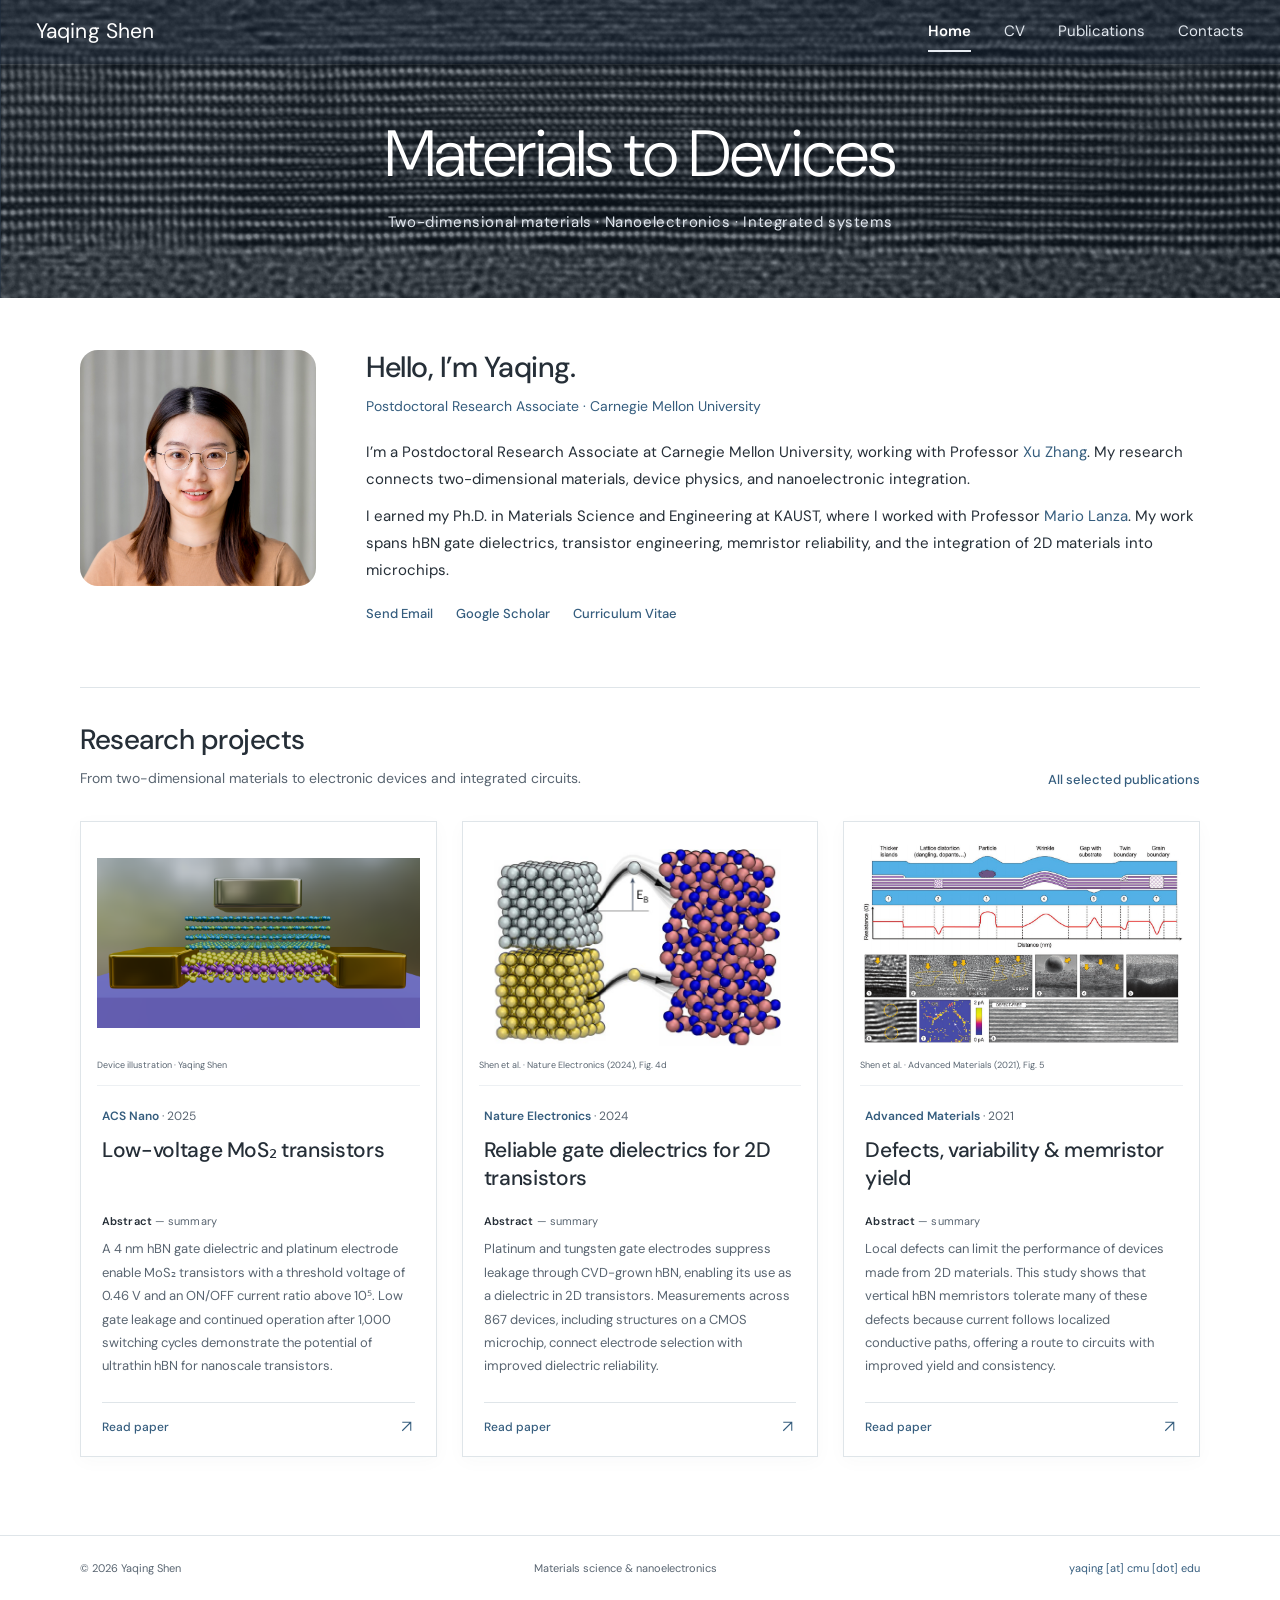
<file: index.html>
<!doctype html>
<html lang="en"><head>
<meta charset="utf-8"><meta name="viewport" content="width=device-width, initial-scale=1"><meta name="theme-color" content="#3b4f64">
<title>Yaqing Shen | Materials & Nanoelectronics</title>
<meta name="description" content="Yaqing Shen — Postdoctoral Research Associate at Carnegie Mellon University. Research in two-dimensional materials, gate dielectrics, memristors, and nanoelectronics.">
<meta property="og:type" content="website"><meta property="og:title" content="Yaqing Shen | Yaqing Shen"><meta property="og:description" content="Materials science and nanoelectronics research at Carnegie Mellon University."><meta property="og:image" content="https://yaqingshen.github.io/assets/yaqing-shen.jpg"><meta property="og:url" content="https://yaqingshen.github.io/">
<link rel="canonical" href="https://yaqingshen.github.io/"><link rel="icon" href="./assets/favicon.svg" type="image/svg+xml"><link rel="stylesheet" href="./styles.css?v=20261014-cv2">
<script src="./site-data.js?v=20261014-cv2" defer></script><script src="./site-content.js?v=20261014-cv2" defer></script><script src="./app.js?v=20261014-cv2" defer></script>
<noscript><style>@media(max-width:720px){#main-nav{display:flex;position:static;padding:0;gap:14px;box-shadow:none}#main-nav a{font-size:11px}.header-inner{gap:10px}.brand{font-size:15px}.menu-toggle{display:none}}.publication-controls,.print-button{display:none}</style></noscript></head><body data-page="home"><a class="skip-link" href="#main">Skip to content</a><svg class="icon-definitions" aria-hidden="true"><symbol id="arrow-up-right" viewBox="0 0 24 24"><path d="M6 18 18 6M6 6h12v12"/></symbol></svg>
<!-- STATIC:HEADER:START --><header class="site-header"><div class="banner-art" aria-hidden="true"></div><div class="header-inner"><a class="brand" href="./index.html">Yaqing Shen</a><button class="menu-toggle" type="button" aria-controls="main-nav" aria-expanded="false">Menu</button><nav id="main-nav" aria-label="Main navigation"><a href="./index.html" aria-current="page">Home</a><a href="./cv.html">CV</a><a href="./publications.html">Publications</a><a href="./contacts.html">Contacts</a></nav></div></header><!-- STATIC:HEADER:END -->
<main id="main"><section class="page-banner" aria-labelledby="page-title"><div class="banner-art" aria-hidden="true"></div><h1 id="page-title">Materials to Devices</h1><p>Two-dimensional materials · Nanoelectronics · Integrated systems</p></section>

<section class="intro container" aria-labelledby="intro-title"><figure class="portrait"><img src="./assets/yaqing-shen.jpg" width="3173" height="3173" alt="Yaqing Shen" fetchpriority="high"></figure><div class="intro-copy"><h2 id="intro-title">Hello, I’m Yaqing.</h2><p class="role">Postdoctoral Research Associate · Carnegie Mellon University</p><div id="about-paragraphs"><!-- STATIC:ABOUT:START --><p>I’m a Postdoctoral Research Associate at Carnegie Mellon University, working with Professor <a href="https://sites.google.com/view/zhanglab-cmu/home" target="_blank" rel="noopener noreferrer">Xu Zhang</a>. My research connects two-dimensional materials, device physics, and nanoelectronic integration.</p><p>I earned my Ph.D. in Materials Science and Engineering at KAUST, where I worked with Professor <a href="https://lanzalab.org/" target="_blank" rel="noopener noreferrer">Mario Lanza</a>. My work spans hBN gate dielectrics, transistor engineering, memristor reliability, and the integration of 2D materials into microchips.</p><!-- STATIC:ABOUT:END --></div><div class="intro-links"><a href="mailto:yaqing@cmu.edu">Send Email</a><a href="https://scholar.google.com/citations?user=0gdqGOEAAAAJ&amp;hl=en" target="_blank" rel="noopener noreferrer">Google Scholar</a><a href="./cv.html">Curriculum Vitae</a></div></div></section>
<section class="projects-section container" id="projects" aria-labelledby="projects-title"><div class="section-heading"><div><h2 id="projects-title">Research projects</h2><p>From two-dimensional materials to electronic devices and integrated circuits.</p></div><a class="text-link" href="./publications.html">All selected publications</a></div><div id="work-grid" class="project-grid"><!-- STATIC:RESEARCH:START --><article class="project-card"><figure><a href="./assets/acs-nano-device.png" class="figure-link" data-figure="0" aria-label="Enlarge figure: Low-voltage MoS₂ transistors"><img src="./assets/acs-nano-device.png" alt="Device illustration showing a layered hBN gate dielectric above a MoS₂ channel, with gate, source, and drain electrodes" loading="lazy" decoding="async"><span class="figure-enlarge" aria-hidden="true">View figure ↗</span></a><figcaption><a href="https://doi.org/10.1021/acsnano.5c02341" target="_blank" rel="noopener noreferrer">Device illustration · Yaqing Shen</a></figcaption></figure><div class="project-copy"><p class="project-journal">ACS Nano <span>· 2025</span></p><h3>Low-voltage MoS₂ transistors</h3><p class="abstract-label">Abstract <span>— summary</span></p><p class="project-abstract">A 4 nm hBN gate dielectric and platinum electrode enable MoS₂ transistors with a threshold voltage of 0.46 V and an ON/OFF current ratio above 10⁵. Low gate leakage and continued operation after 1,000 switching cycles demonstrate the potential of ultrathin hBN for nanoscale transistors.</p><a class="paper-link" href="https://doi.org/10.1021/acsnano.5c02341" target="_blank" rel="noopener noreferrer">Read paper <svg class="icon" aria-hidden="true"><use href="#arrow-up-right"/></svg></a></div></article><article class="project-card"><figure><a href="./assets/atomistic-breakdown.png" class="figure-link" data-figure="1" aria-label="Enlarge figure: Reliable gate dielectrics for 2D transistors"><img src="./assets/atomistic-breakdown.png" alt="Atomistic schematic comparing the penetration barriers of platinum and gold atoms into boron nitride" loading="lazy" decoding="async"><span class="figure-enlarge" aria-hidden="true">View figure ↗</span></a><figcaption><a href="https://doi.org/10.1038/s41928-024-01233-w" target="_blank" rel="noopener noreferrer">Shen et al. · Nature Electronics (2024), Fig. 4d</a></figcaption></figure><div class="project-copy"><p class="project-journal">Nature Electronics <span>· 2024</span></p><h3>Reliable gate dielectrics for 2D transistors</h3><p class="abstract-label">Abstract <span>— summary</span></p><p class="project-abstract">Platinum and tungsten gate electrodes suppress leakage through CVD-grown hBN, enabling its use as a dielectric in 2D transistors. Measurements across 867 devices, including structures on a CMOS microchip, connect electrode selection with improved dielectric reliability.</p><a class="paper-link" href="https://doi.org/10.1038/s41928-024-01233-w" target="_blank" rel="noopener noreferrer">Read paper <svg class="icon" aria-hidden="true"><use href="#arrow-up-right"/></svg></a></div></article><article class="project-card"><figure><a href="./assets/memristor-figure5.png" class="figure-link" data-figure="2" aria-label="Enlarge figure: Defects, variability &amp; memristor yield"><img src="./assets/memristor-figure5.png" alt="Complete Figure 5 with the hBN defect schematic, local resistance profile, and supporting microscopy panels" loading="lazy" decoding="async"><span class="figure-enlarge" aria-hidden="true">View figure ↗</span></a><figcaption><a href="https://doi.org/10.1002/adma.202103656" target="_blank" rel="noopener noreferrer">Shen et al. · Advanced Materials (2021), Fig. 5</a></figcaption></figure><div class="project-copy"><p class="project-journal">Advanced Materials <span>· 2021</span></p><h3>Defects, variability &amp; memristor yield</h3><p class="abstract-label">Abstract <span>— summary</span></p><p class="project-abstract">Local defects can limit the performance of devices made from 2D materials. This study shows that vertical hBN memristors tolerate many of these defects because current follows localized conductive paths, offering a route to circuits with improved yield and consistency.</p><a class="paper-link" href="https://doi.org/10.1002/adma.202103656" target="_blank" rel="noopener noreferrer">Read paper <svg class="icon" aria-hidden="true"><use href="#arrow-up-right"/></svg></a></div></article><!-- STATIC:RESEARCH:END --></div></section>

</main><!-- STATIC:FOOTER:START --><footer class="site-footer"><div class="container footer-inner"><p>© <span id="copyright-year">2026</span> Yaqing Shen</p><p>Materials science & nanoelectronics</p><a href="mailto:yaqing@cmu.edu">yaqing [at] cmu [dot] edu</a></div></footer><!-- STATIC:FOOTER:END -->
<dialog id="figure-dialog" aria-labelledby="figure-dialog-title"><div class="dialog-toolbar"><h2 id="figure-dialog-title"></h2><button class="dialog-close" type="button" aria-label="Close figure">Close ×</button></div><img id="figure-dialog-image" alt=""><a id="figure-dialog-source" target="_blank" rel="noopener noreferrer"></a></dialog>
</body></html>
</file>
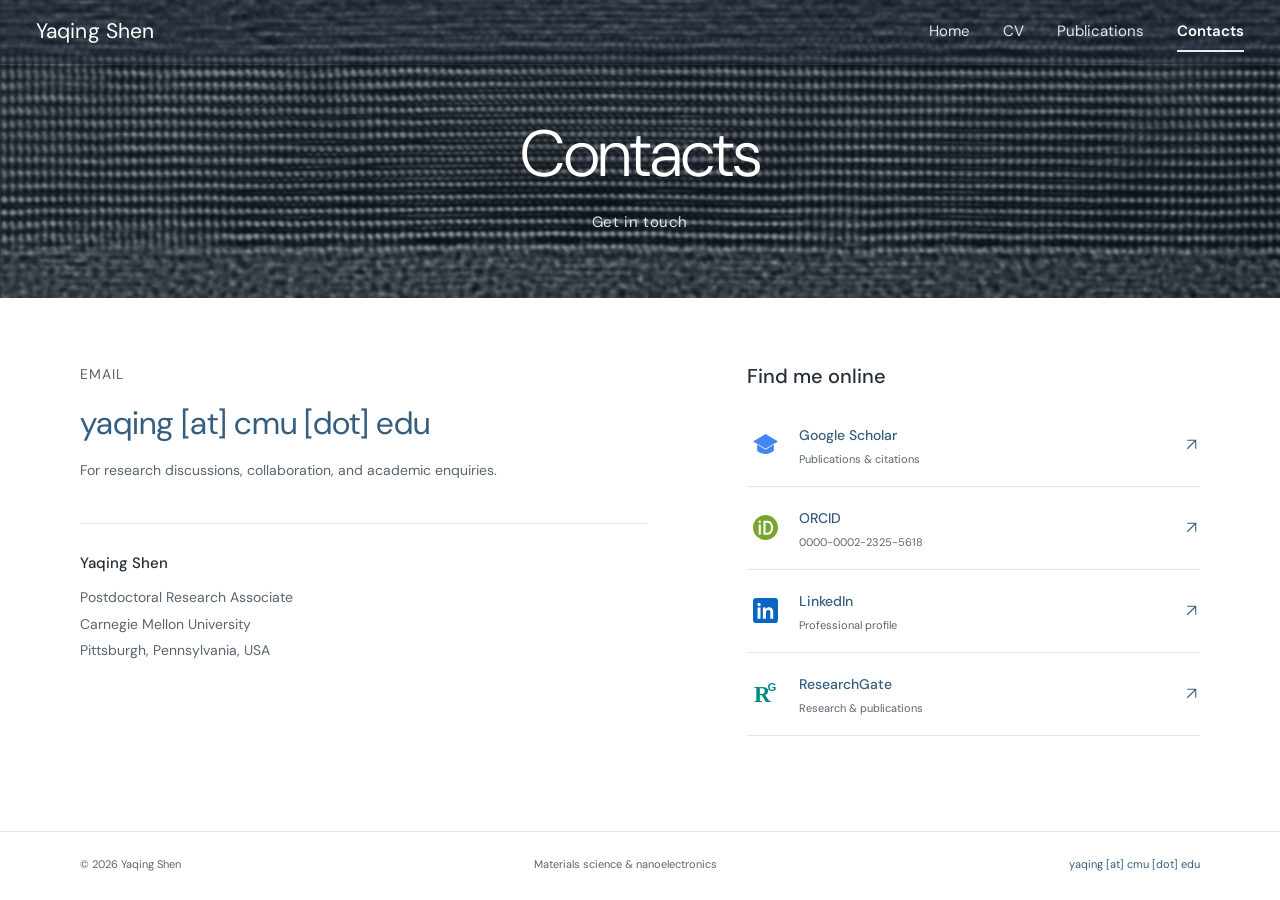
<file: contacts.html>
<!doctype html>
<html lang="en"><head>
<meta charset="utf-8"><meta name="viewport" content="width=device-width, initial-scale=1"><meta name="theme-color" content="#3b4f64">
<title>Contacts | Yaqing Shen</title>
<meta name="description" content="Yaqing Shen — Postdoctoral Research Associate at Carnegie Mellon University. Research in two-dimensional materials, gate dielectrics, memristors, and nanoelectronics.">
<meta property="og:type" content="website"><meta property="og:title" content="Contacts | Yaqing Shen"><meta property="og:description" content="Materials science and nanoelectronics research at Carnegie Mellon University."><meta property="og:image" content="https://yaqingshen.github.io/assets/yaqing-shen.jpg"><meta property="og:url" content="https://yaqingshen.github.io/contacts.html">
<link rel="canonical" href="https://yaqingshen.github.io/contacts.html"><link rel="icon" href="./assets/favicon.svg" type="image/svg+xml"><link rel="stylesheet" href="./styles.css?v=20261014-cv2">
<script src="./site-data.js?v=20261014-cv2" defer></script><script src="./site-content.js?v=20261014-cv2" defer></script><script src="./app.js?v=20261014-cv2" defer></script>
<noscript><style>@media(max-width:720px){#main-nav{display:flex;position:static;padding:0;gap:14px;box-shadow:none}#main-nav a{font-size:11px}.header-inner{gap:10px}.brand{font-size:15px}.menu-toggle{display:none}}.publication-controls,.print-button{display:none}</style></noscript></head><body data-page="contacts"><a class="skip-link" href="#main">Skip to content</a><svg class="icon-definitions" aria-hidden="true"><symbol id="arrow-up-right" viewBox="0 0 24 24"><path d="M6 18 18 6M6 6h12v12"/></symbol></svg>
<!-- STATIC:HEADER:START --><header class="site-header"><div class="banner-art" aria-hidden="true"></div><div class="header-inner"><a class="brand" href="./index.html">Yaqing Shen</a><button class="menu-toggle" type="button" aria-controls="main-nav" aria-expanded="false">Menu</button><nav id="main-nav" aria-label="Main navigation"><a href="./index.html">Home</a><a href="./cv.html">CV</a><a href="./publications.html">Publications</a><a href="./contacts.html" aria-current="page">Contacts</a></nav></div></header><!-- STATIC:HEADER:END -->
<main id="main"><section class="page-banner" aria-labelledby="page-title"><div class="banner-art" aria-hidden="true"></div><h1 id="page-title">Contacts</h1><p>Get in touch</p></section>

<div class="container page-content contact-page"><section class="contact-primary" aria-labelledby="contact-title"><p class="eyebrow">Email</p><h2 id="contact-title"><a href="mailto:yaqing@cmu.edu">yaqing [at] cmu [dot] edu</a></h2><p>For research discussions, collaboration, and academic enquiries.</p><div class="affiliation"><strong>Yaqing Shen</strong><p>Postdoctoral Research Associate<br>Carnegie Mellon University<br>Pittsburgh, Pennsylvania, USA</p></div></section><section class="contact-profiles" aria-labelledby="profiles-title"><h2 id="profiles-title">Find me online</h2><div id="profile-links" class="profile-links"><!-- STATIC:PROFILES:START --><a href="https://scholar.google.com/citations?user=0gdqGOEAAAAJ&amp;hl=en" target="_blank" rel="noopener noreferrer"><span class="profile-brand profile-brand-scholar"><svg viewBox="0 0 24 24" aria-hidden="true" focusable="false"><path d="M12 2 0 9l12 7 12-7-12-7Z"/><path d="M4 12v6c4 4 12 4 16 0v-6l-8 5-8-5Z"/></svg></span><span class="profile-label"><strong>Google Scholar</strong><small>Publications &amp; citations</small></span><svg class="icon" aria-hidden="true"><use href="#arrow-up-right"/></svg></a><a href="https://orcid.org/0000-0002-2325-5618" target="_blank" rel="noopener noreferrer"><span class="profile-brand profile-brand-orcid"><svg viewBox="0 0 24 24" aria-hidden="true" focusable="false"><circle cx="12" cy="12" r="12"/><circle cx="6.5" cy="6.5" r="1.15" fill="white"/><path fill="white" d="M5.5 9h2v10h-2zM10 5.5h4c7 0 7 13.5 0 13.5h-4V5.5zm2 2v9.5h2c4.4 0 4.4-9.5 0-9.5h-2z"/></svg></span><span class="profile-label"><strong>ORCID</strong><small>0000-0002-2325-5618</small></span><svg class="icon" aria-hidden="true"><use href="#arrow-up-right"/></svg></a><a href="https://www.linkedin.com/in/yaqing-shen-553298152/" target="_blank" rel="noopener noreferrer"><span class="profile-brand profile-brand-linkedin"><svg viewBox="0 0 24 24" aria-hidden="true" focusable="false"><rect width="24" height="24" rx="3"/><circle cx="5.8" cy="6.2" r="1.6" fill="white"/><path fill="white" d="M4.4 9h2.8v11H4.4zM9.5 9h2.7v1.5c1-1.6 3-2 4.7-1.4 2 .7 2.5 2.3 2.5 4.5V20h-2.8v-5.8c0-1.5-.2-2.6-1.9-2.6-1.6 0-2.3 1.1-2.3 2.7V20H9.5z"/></svg></span><span class="profile-label"><strong>LinkedIn</strong><small>Professional profile</small></span><svg class="icon" aria-hidden="true"><use href="#arrow-up-right"/></svg></a><a href="https://www.researchgate.net/scientific-contributions/Yaqing-Shen-2200609528" target="_blank" rel="noopener noreferrer"><span class="profile-brand profile-brand-researchgate"><svg viewBox="0 0 24 24" aria-hidden="true" focusable="false"><text x="1" y="20" font-family="Georgia,serif" font-size="22" font-weight="bold">R</text><text x="14" y="10" font-family="Arial,sans-serif" font-size="11" font-weight="bold">G</text></svg></span><span class="profile-label"><strong>ResearchGate</strong><small>Research &amp; publications</small></span><svg class="icon" aria-hidden="true"><use href="#arrow-up-right"/></svg></a><!-- STATIC:PROFILES:END --></div></section></div>

</main><!-- STATIC:FOOTER:START --><footer class="site-footer"><div class="container footer-inner"><p>© <span id="copyright-year">2026</span> Yaqing Shen</p><p>Materials science & nanoelectronics</p><a href="mailto:yaqing@cmu.edu">yaqing [at] cmu [dot] edu</a></div></footer><!-- STATIC:FOOTER:END -->

</body></html>
</file>
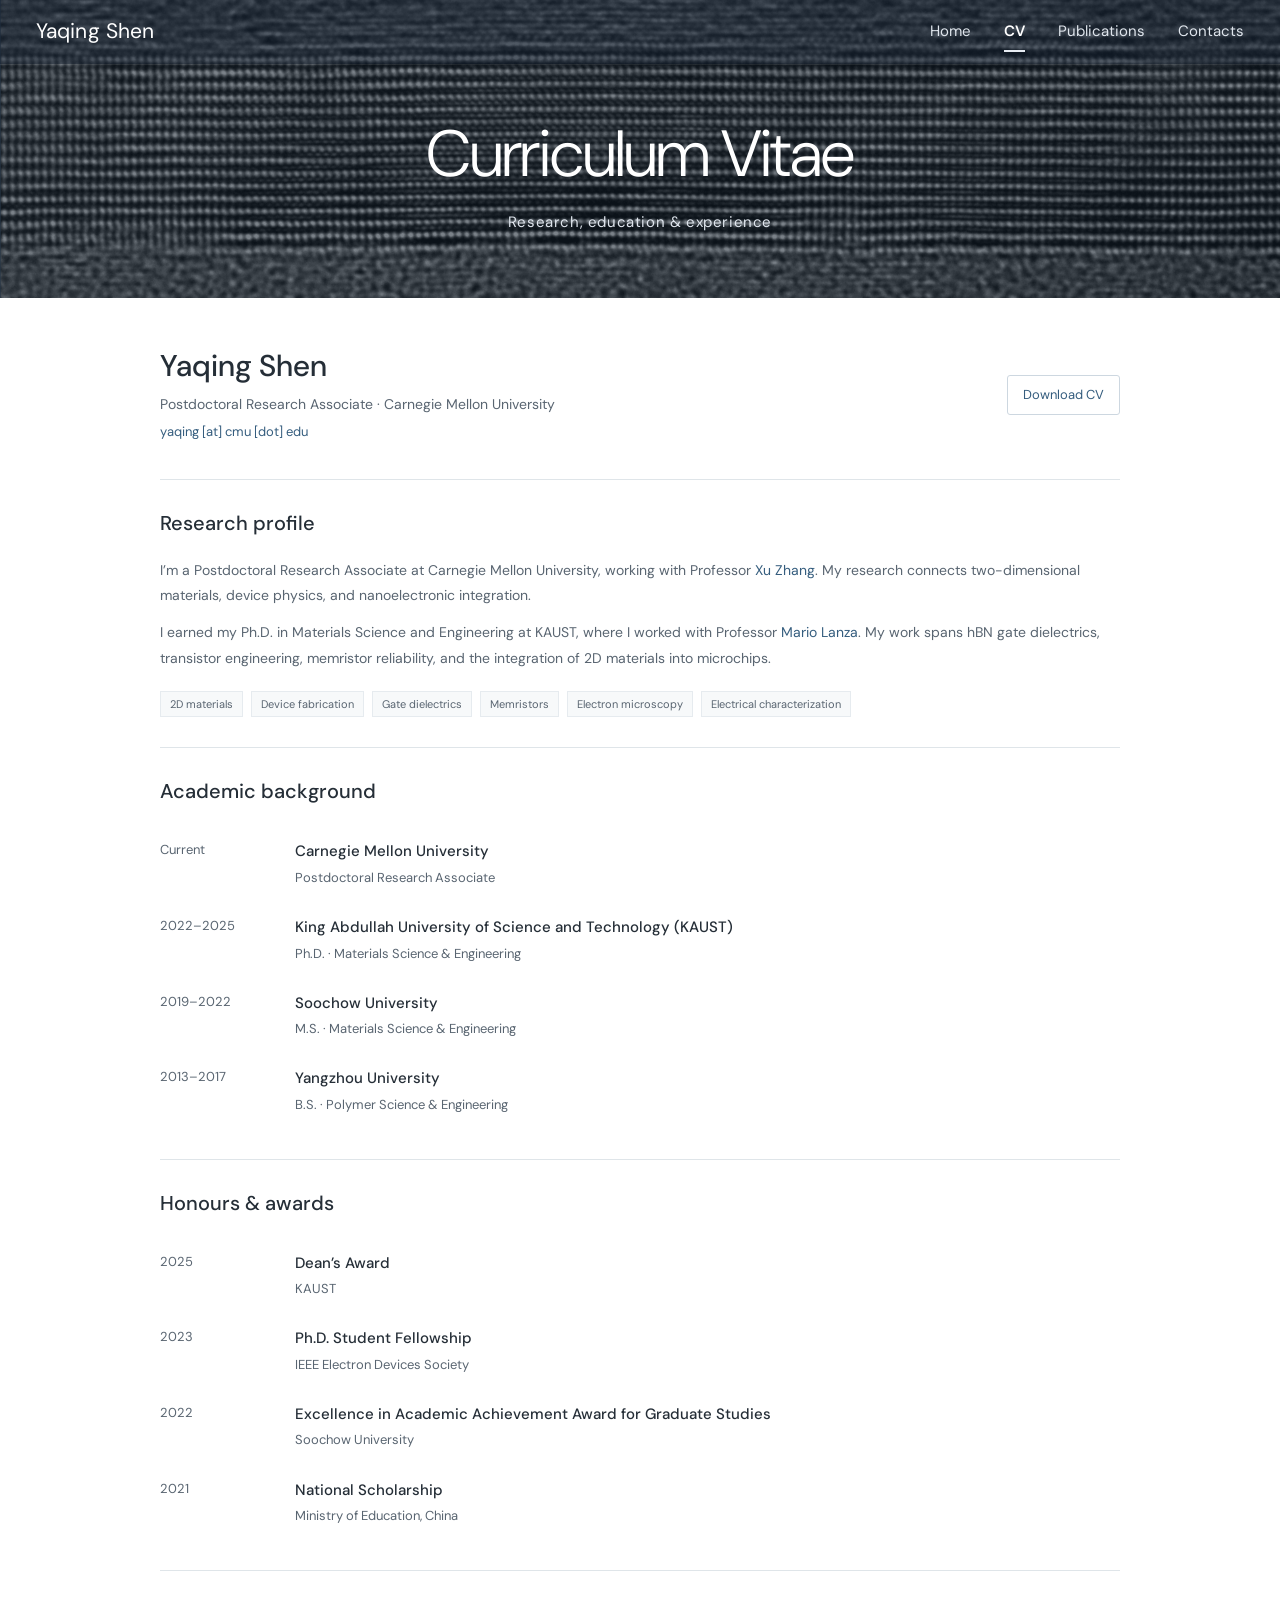
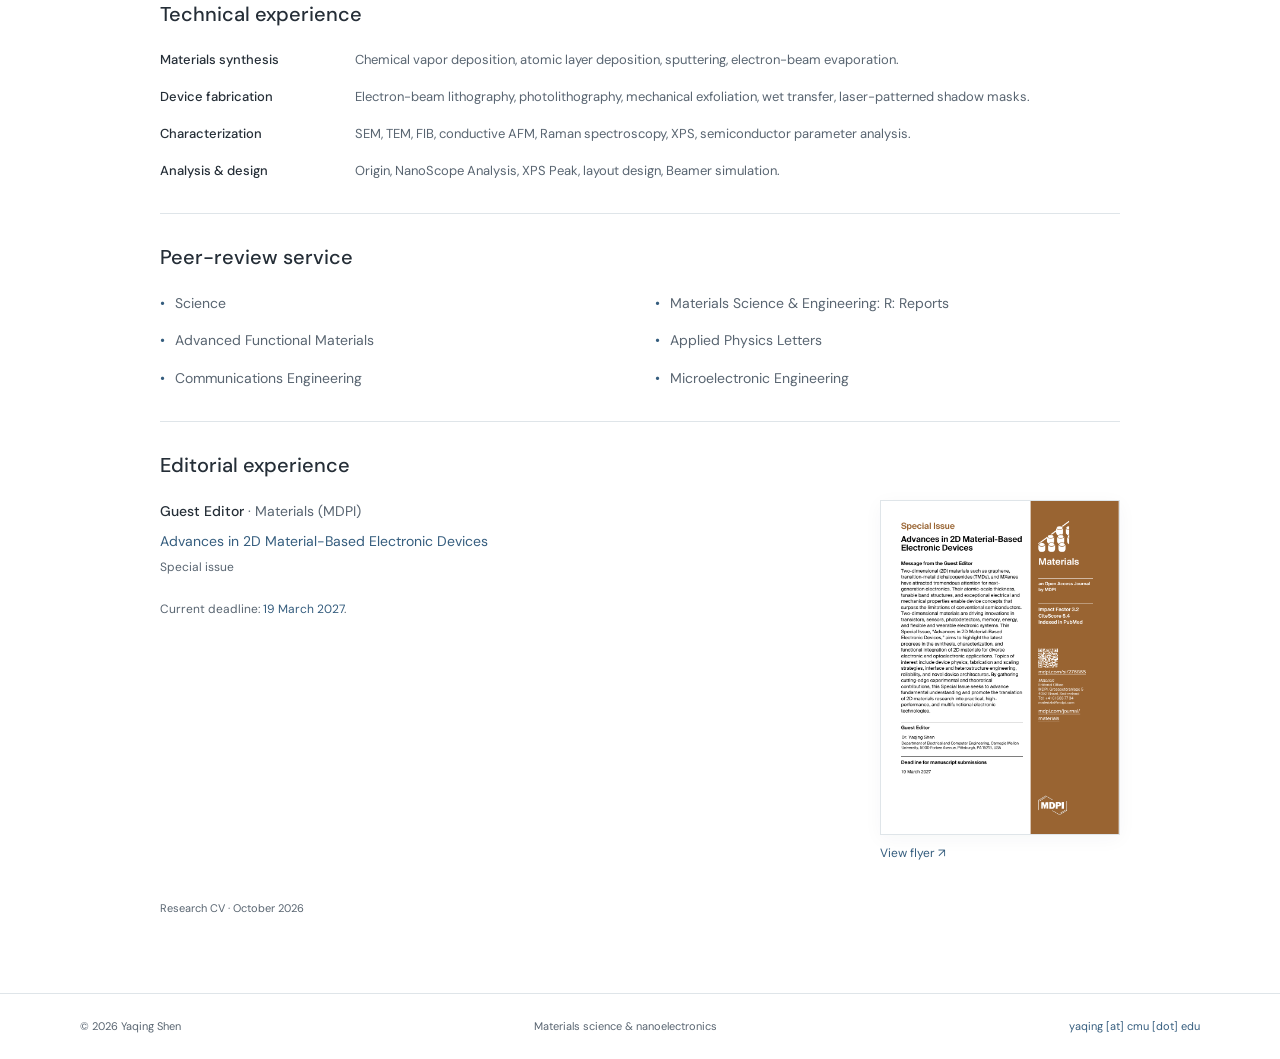
<file: cv.html>
<!doctype html>
<html lang="en"><head>
<meta charset="utf-8"><meta name="viewport" content="width=device-width, initial-scale=1"><meta name="theme-color" content="#3b4f64">
<title>Curriculum Vitae | Yaqing Shen</title>
<meta name="description" content="Yaqing Shen — Postdoctoral Research Associate at Carnegie Mellon University. Research in two-dimensional materials, gate dielectrics, memristors, and nanoelectronics.">
<meta property="og:type" content="website"><meta property="og:title" content="Curriculum Vitae | Yaqing Shen"><meta property="og:description" content="Materials science and nanoelectronics research at Carnegie Mellon University."><meta property="og:image" content="https://yaqingshen.github.io/assets/yaqing-shen.jpg"><meta property="og:url" content="https://yaqingshen.github.io/cv.html">
<link rel="canonical" href="https://yaqingshen.github.io/cv.html"><link rel="icon" href="./assets/favicon.svg" type="image/svg+xml"><link rel="stylesheet" href="./styles.css?v=20261014-cv2">
<script src="./site-data.js?v=20261014-cv2" defer></script><script src="./site-content.js?v=20261014-cv2" defer></script><script src="./app.js?v=20261014-cv2" defer></script>
<noscript><style>@media(max-width:720px){#main-nav{display:flex;position:static;padding:0;gap:14px;box-shadow:none}#main-nav a{font-size:11px}.header-inner{gap:10px}.brand{font-size:15px}.menu-toggle{display:none}}.publication-controls{display:none}</style></noscript></head><body data-page="cv"><a class="skip-link" href="#main">Skip to content</a><svg class="icon-definitions" aria-hidden="true"><symbol id="arrow-up-right" viewBox="0 0 24 24"><path d="M6 18 18 6M6 6h12v12"/></symbol></svg>
<!-- STATIC:HEADER:START --><header class="site-header"><div class="banner-art" aria-hidden="true"></div><div class="header-inner"><a class="brand" href="./index.html">Yaqing Shen</a><button class="menu-toggle" type="button" aria-controls="main-nav" aria-expanded="false">Menu</button><nav id="main-nav" aria-label="Main navigation"><a href="./index.html">Home</a><a href="./cv.html" aria-current="page">CV</a><a href="./publications.html">Publications</a><a href="./contacts.html">Contacts</a></nav></div></header><!-- STATIC:HEADER:END -->
<main id="main"><section class="page-banner" aria-labelledby="page-title"><div class="banner-art" aria-hidden="true"></div><h1 id="page-title">Curriculum Vitae</h1><p>Research, education & experience</p></section>

<div class="container page-content cv-page"><div class="cv-overview"><div><h2>Yaqing Shen</h2><p>Postdoctoral Research Associate · Carnegie Mellon University</p><a href="mailto:yaqing@cmu.edu">yaqing [at] cmu [dot] edu</a></div><a class="outline-button cv-download" href="./assets/Yaqing-Shen-CV.pdf" download="Yaqing-Shen-CV.pdf">Download CV</a></div>
<section class="cv-section"><h2>Research profile</h2><div id="about-paragraphs"><!-- STATIC:ABOUT:START --><p>I’m a Postdoctoral Research Associate at Carnegie Mellon University, working with Professor <a href="https://sites.google.com/view/zhanglab-cmu/home" target="_blank" rel="noopener noreferrer">Xu Zhang</a>. My research connects two-dimensional materials, device physics, and nanoelectronic integration.</p><p>I earned my Ph.D. in Materials Science and Engineering at KAUST, where I worked with Professor <a href="https://lanzalab.org/" target="_blank" rel="noopener noreferrer">Mario Lanza</a>. My work spans hBN gate dielectrics, transistor engineering, memristor reliability, and the integration of 2D materials into microchips.</p><!-- STATIC:ABOUT:END --></div><div class="interest-list" id="interest-list"><!-- STATIC:INTERESTS:START --><span>2D materials</span><span>Device fabrication</span><span>Gate dielectrics</span><span>Memristors</span><span>Electron microscopy</span><span>Electrical characterization</span><!-- STATIC:INTERESTS:END --></div></section>
<section class="cv-section"><h2>Academic background</h2><div id="academic-timeline"><!-- STATIC:TIMELINE:START --><div class="timeline-row"><span class="timeline-date">Current</span><div><strong>Carnegie Mellon University</strong><span>Postdoctoral Research Associate</span></div></div><div class="timeline-row"><span class="timeline-date">2022–2025</span><div><strong>King Abdullah University of Science and Technology (KAUST)</strong><span>Ph.D. · Materials Science &amp; Engineering</span></div></div><div class="timeline-row"><span class="timeline-date">2019–2022</span><div><strong>Soochow University</strong><span>M.S. · Materials Science &amp; Engineering</span></div></div><div class="timeline-row"><span class="timeline-date">2013–2017</span><div><strong>Yangzhou University</strong><span>B.S. · Polymer Science &amp; Engineering</span></div></div><!-- STATIC:TIMELINE:END --></div></section>
<section class="cv-section"><h2>Honours & awards</h2><div id="awards-list"><!-- STATIC:AWARDS:START --><div class="timeline-row"><span class="timeline-date">2025</span><div><strong>Dean’s Award</strong><span>KAUST</span></div></div><div class="timeline-row"><span class="timeline-date">2023</span><div><strong>Ph.D. Student Fellowship</strong><span>IEEE Electron Devices Society</span></div></div><div class="timeline-row"><span class="timeline-date">2022</span><div><strong>Excellence in Academic Achievement Award for Graduate Studies</strong><span>Soochow University</span></div></div><div class="timeline-row"><span class="timeline-date">2021</span><div><strong>National Scholarship</strong><span>Ministry of Education, China</span></div></div><!-- STATIC:AWARDS:END --></div></section>
<section class="cv-section"><h2>Technical experience</h2><dl class="skills"><div><dt>Materials synthesis</dt><dd>Chemical vapor deposition, atomic layer deposition, sputtering, electron-beam evaporation.</dd></div><div><dt>Device fabrication</dt><dd>Electron-beam lithography, photolithography, mechanical exfoliation, wet transfer, laser-patterned shadow masks.</dd></div><div><dt>Characterization</dt><dd>SEM, TEM, FIB, conductive AFM, Raman spectroscopy, XPS, semiconductor parameter analysis.</dd></div><div><dt>Analysis & design</dt><dd>Origin, NanoScope Analysis, XPS Peak, layout design, Beamer simulation.</dd></div></dl></section>
<section class="cv-section"><h2>Peer-review service</h2><div id="reviewer-list"><!-- STATIC:REVIEWERS:START --><ul class="reviewer-journals"><li>Science</li><li>Materials Science &amp; Engineering: R: Reports</li><li>Advanced Functional Materials</li><li>Applied Physics Letters</li><li>Communications Engineering</li><li>Microelectronic Engineering</li></ul><!-- STATIC:REVIEWERS:END --></div></section>
<section class="cv-section"><h2>Editorial experience</h2><div id="editorial-list"><!-- STATIC:EDITORIAL:START --><div class="editorial-entry"><div class="editorial-copy"><p><strong>Guest Editor</strong> · Materials (MDPI)</p><a href="https://www.mdpi.com/journal/materials/special_issues/GEVN3HOMJ9" target="_blank" rel="noopener noreferrer">Advances in 2D Material-Based Electronic Devices</a><p class="editorial-note">Special issue</p><p class="editorial-deadline">Current deadline: <a href="https://www.mdpi.com/journal/materials/special_issues/GEVN3HOMJ9" target="_blank" rel="noopener noreferrer">19 March 2027</a>.</p></div><figure class="editorial-flyer"><a href="./assets/materials-special-issue-flyer.pdf" target="_blank" rel="noopener noreferrer" aria-label="View special-issue flyer"><img src="./assets/materials-special-issue-flyer.png" alt="Materials special-issue flyer: Advances in 2D Material-Based Electronic Devices, Guest Editor Dr. Yaqing Shen." width="802" height="1123" loading="lazy" decoding="async"></a><figcaption><a href="./assets/materials-special-issue-flyer.pdf" target="_blank" rel="noopener noreferrer">View flyer ↗</a></figcaption></figure></div><!-- STATIC:EDITORIAL:END --></div></section>
<p class="cv-foot">Research CV · October 2026</p></div>

</main><!-- STATIC:FOOTER:START --><footer class="site-footer"><div class="container footer-inner"><p>© <span id="copyright-year">2026</span> Yaqing Shen</p><p>Materials science & nanoelectronics</p><a href="mailto:yaqing@cmu.edu">yaqing [at] cmu [dot] edu</a></div></footer><!-- STATIC:FOOTER:END -->

</body></html>
</file>
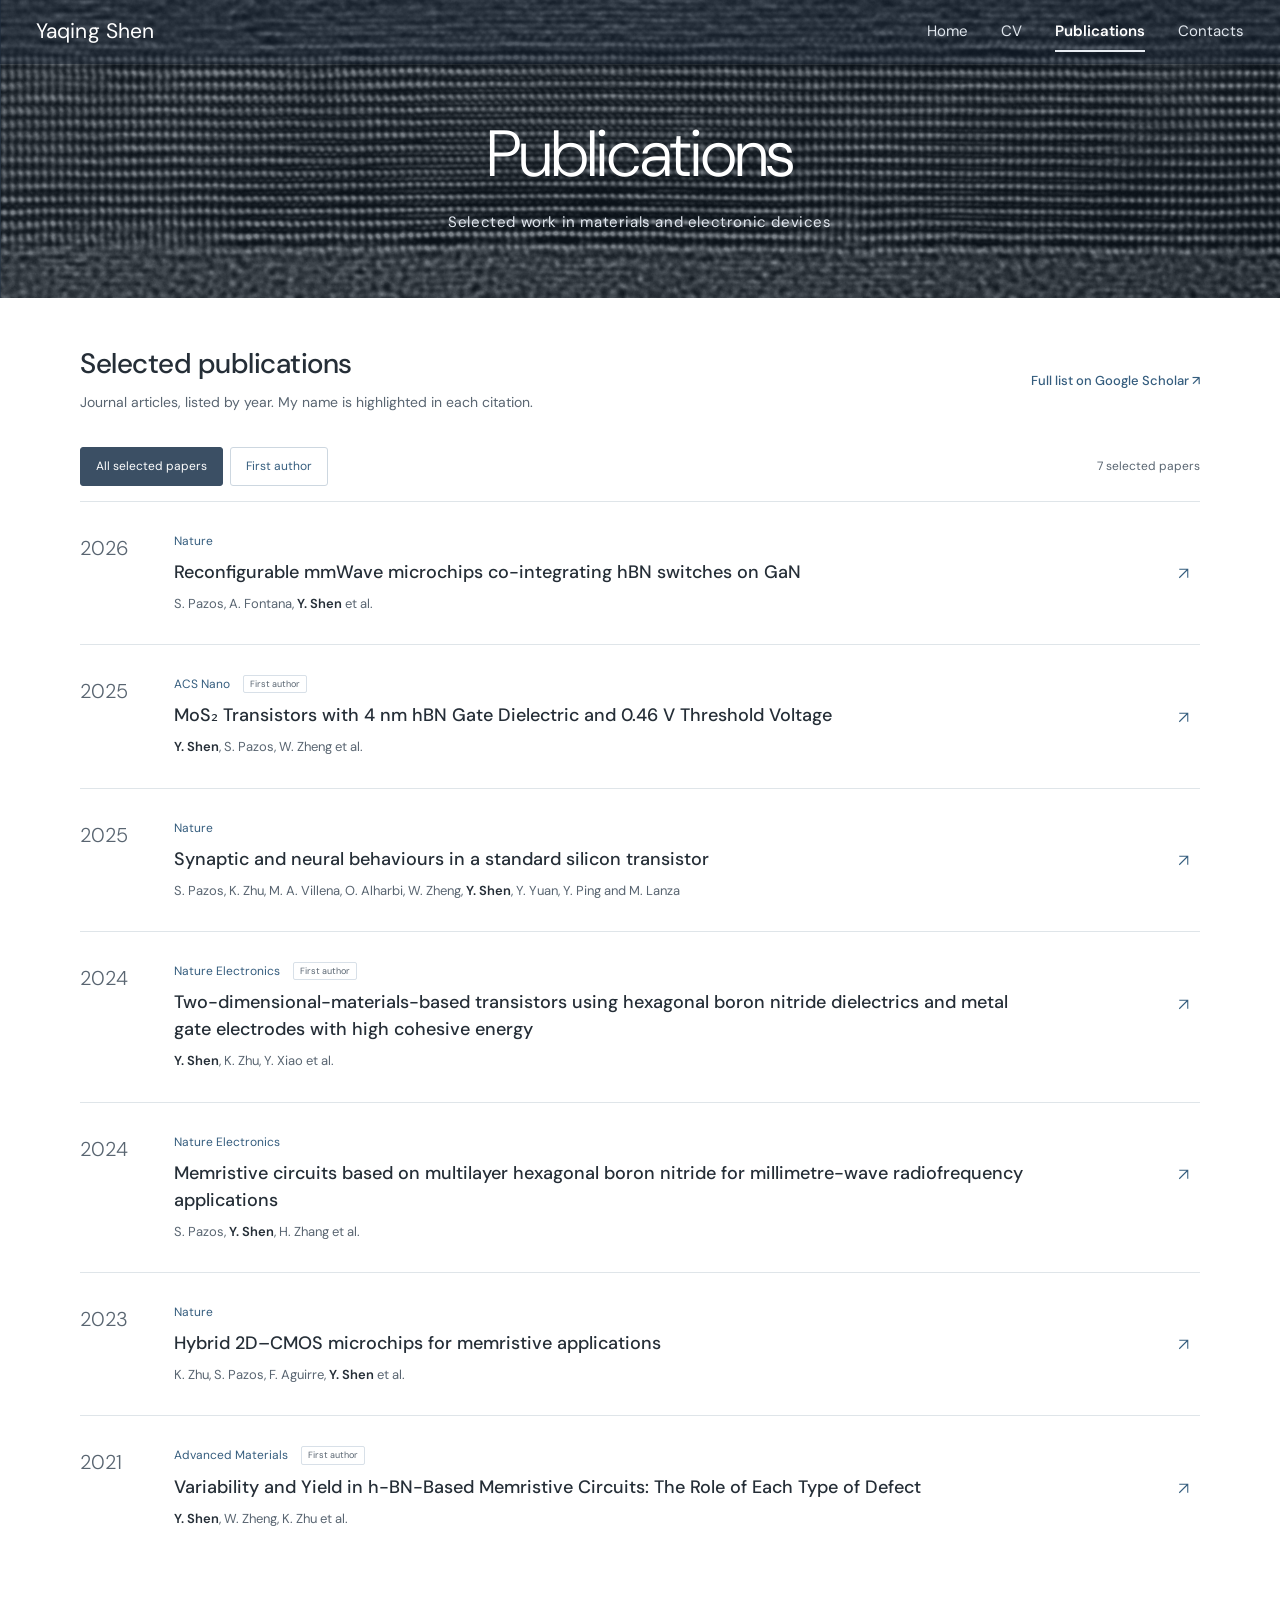
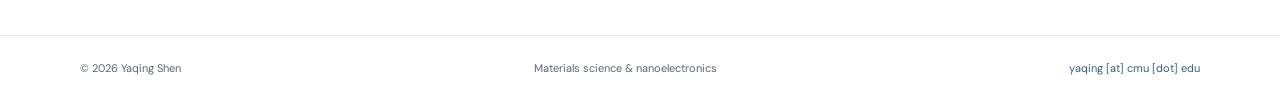
<file: publications.html>
<!doctype html>
<html lang="en"><head>
<meta charset="utf-8"><meta name="viewport" content="width=device-width, initial-scale=1"><meta name="theme-color" content="#3b4f64">
<title>Publications | Yaqing Shen</title>
<meta name="description" content="Yaqing Shen — Postdoctoral Research Associate at Carnegie Mellon University. Research in two-dimensional materials, gate dielectrics, memristors, and nanoelectronics.">
<meta property="og:type" content="website"><meta property="og:title" content="Publications | Yaqing Shen"><meta property="og:description" content="Materials science and nanoelectronics research at Carnegie Mellon University."><meta property="og:image" content="https://yaqingshen.github.io/assets/yaqing-shen.jpg"><meta property="og:url" content="https://yaqingshen.github.io/publications.html">
<link rel="canonical" href="https://yaqingshen.github.io/publications.html"><link rel="icon" href="./assets/favicon.svg" type="image/svg+xml"><link rel="stylesheet" href="./styles.css?v=20261014-cv2">
<script src="./site-data.js?v=20261014-cv2" defer></script><script src="./site-content.js?v=20261014-cv2" defer></script><script src="./app.js?v=20261014-cv2" defer></script>
<noscript><style>@media(max-width:720px){#main-nav{display:flex;position:static;padding:0;gap:14px;box-shadow:none}#main-nav a{font-size:11px}.header-inner{gap:10px}.brand{font-size:15px}.menu-toggle{display:none}}.publication-controls,.print-button{display:none}</style></noscript></head><body data-page="publications"><a class="skip-link" href="#main">Skip to content</a><svg class="icon-definitions" aria-hidden="true"><symbol id="arrow-up-right" viewBox="0 0 24 24"><path d="M6 18 18 6M6 6h12v12"/></symbol></svg>
<!-- STATIC:HEADER:START --><header class="site-header"><div class="banner-art" aria-hidden="true"></div><div class="header-inner"><a class="brand" href="./index.html">Yaqing Shen</a><button class="menu-toggle" type="button" aria-controls="main-nav" aria-expanded="false">Menu</button><nav id="main-nav" aria-label="Main navigation"><a href="./index.html">Home</a><a href="./cv.html">CV</a><a href="./publications.html" aria-current="page">Publications</a><a href="./contacts.html">Contacts</a></nav></div></header><!-- STATIC:HEADER:END -->
<main id="main"><section class="page-banner" aria-labelledby="page-title"><div class="banner-art" aria-hidden="true"></div><h1 id="page-title">Publications</h1><p>Selected work in materials and electronic devices</p></section>

<div class="container page-content publications-page"><div class="section-heading"><div><h2>Selected publications</h2><p>Journal articles, listed by year. My name is highlighted in each citation.</p></div><a class="text-link" href="https://scholar.google.com/citations?user=0gdqGOEAAAAJ&amp;hl=en" target="_blank" rel="noopener noreferrer">Full list on Google Scholar ↗</a></div><div class="publication-controls"><div class="filters" role="group" aria-label="Filter publications"><button type="button" data-filter="all" aria-pressed="true">All selected papers</button><button type="button" data-filter="first" aria-pressed="false">First author</button></div><span id="publication-count" aria-live="polite">7 selected papers</span></div><div id="publication-list"><!-- STATIC:PUBLICATIONS:START --><article class="publication" data-first-author="false"><span class="publication-year">2026</span><div class="publication-content"><div class="publication-meta"><span>Nature</span></div><h3><a href="https://doi.org/10.1038/s41586-026-10761-8" target="_blank" rel="noopener noreferrer">Reconfigurable mmWave microchips co-integrating hBN switches on GaN</a></h3><p>S. Pazos, A. Fontana, <strong>Y. Shen</strong> et al.</p></div><a class="publication-arrow" href="https://doi.org/10.1038/s41586-026-10761-8" target="_blank" rel="noopener noreferrer" aria-label="Read Reconfigurable mmWave microchips co-integrating hBN switches on GaN"><svg class="icon" aria-hidden="true"><use href="#arrow-up-right"/></svg></a></article><article class="publication" data-first-author="true"><span class="publication-year">2025</span><div class="publication-content"><div class="publication-meta"><span>ACS Nano</span><span class="author-badge">First author</span></div><h3><a href="https://doi.org/10.1021/acsnano.5c02341" target="_blank" rel="noopener noreferrer">MoS₂ Transistors with 4 nm hBN Gate Dielectric and 0.46 V Threshold Voltage</a></h3><p><strong>Y. Shen</strong>, S. Pazos, W. Zheng et al.</p></div><a class="publication-arrow" href="https://doi.org/10.1021/acsnano.5c02341" target="_blank" rel="noopener noreferrer" aria-label="Read MoS₂ Transistors with 4 nm hBN Gate Dielectric and 0.46 V Threshold Voltage"><svg class="icon" aria-hidden="true"><use href="#arrow-up-right"/></svg></a></article><article class="publication" data-first-author="false"><span class="publication-year">2025</span><div class="publication-content"><div class="publication-meta"><span>Nature</span></div><h3><a href="https://doi.org/10.1038/s41586-025-08742-4" target="_blank" rel="noopener noreferrer">Synaptic and neural behaviours in a standard silicon transistor</a></h3><p>S. Pazos, K. Zhu, M. A. Villena, O. Alharbi, W. Zheng, <strong>Y. Shen</strong>, Y. Yuan, Y. Ping and M. Lanza</p></div><a class="publication-arrow" href="https://doi.org/10.1038/s41586-025-08742-4" target="_blank" rel="noopener noreferrer" aria-label="Read Synaptic and neural behaviours in a standard silicon transistor"><svg class="icon" aria-hidden="true"><use href="#arrow-up-right"/></svg></a></article><article class="publication" data-first-author="true"><span class="publication-year">2024</span><div class="publication-content"><div class="publication-meta"><span>Nature Electronics</span><span class="author-badge">First author</span></div><h3><a href="https://doi.org/10.1038/s41928-024-01233-w" target="_blank" rel="noopener noreferrer">Two-dimensional-materials-based transistors using hexagonal boron nitride dielectrics and metal gate electrodes with high cohesive energy</a></h3><p><strong>Y. Shen</strong>, K. Zhu, Y. Xiao et al.</p></div><a class="publication-arrow" href="https://doi.org/10.1038/s41928-024-01233-w" target="_blank" rel="noopener noreferrer" aria-label="Read Two-dimensional-materials-based transistors using hexagonal boron nitride dielectrics and metal gate electrodes with high cohesive energy"><svg class="icon" aria-hidden="true"><use href="#arrow-up-right"/></svg></a></article><article class="publication" data-first-author="false"><span class="publication-year">2024</span><div class="publication-content"><div class="publication-meta"><span>Nature Electronics</span></div><h3><a href="https://doi.org/10.1038/s41928-024-01192-2" target="_blank" rel="noopener noreferrer">Memristive circuits based on multilayer hexagonal boron nitride for millimetre-wave radiofrequency applications</a></h3><p>S. Pazos, <strong>Y. Shen</strong>, H. Zhang et al.</p></div><a class="publication-arrow" href="https://doi.org/10.1038/s41928-024-01192-2" target="_blank" rel="noopener noreferrer" aria-label="Read Memristive circuits based on multilayer hexagonal boron nitride for millimetre-wave radiofrequency applications"><svg class="icon" aria-hidden="true"><use href="#arrow-up-right"/></svg></a></article><article class="publication" data-first-author="false"><span class="publication-year">2023</span><div class="publication-content"><div class="publication-meta"><span>Nature</span></div><h3><a href="https://doi.org/10.1038/s41586-023-05973-1" target="_blank" rel="noopener noreferrer">Hybrid 2D–CMOS microchips for memristive applications</a></h3><p>K. Zhu, S. Pazos, F. Aguirre, <strong>Y. Shen</strong> et al.</p></div><a class="publication-arrow" href="https://doi.org/10.1038/s41586-023-05973-1" target="_blank" rel="noopener noreferrer" aria-label="Read Hybrid 2D–CMOS microchips for memristive applications"><svg class="icon" aria-hidden="true"><use href="#arrow-up-right"/></svg></a></article><article class="publication" data-first-author="true"><span class="publication-year">2021</span><div class="publication-content"><div class="publication-meta"><span>Advanced Materials</span><span class="author-badge">First author</span></div><h3><a href="https://doi.org/10.1002/adma.202103656" target="_blank" rel="noopener noreferrer">Variability and Yield in h-BN-Based Memristive Circuits: The Role of Each Type of Defect</a></h3><p><strong>Y. Shen</strong>, W. Zheng, K. Zhu et al.</p></div><a class="publication-arrow" href="https://doi.org/10.1002/adma.202103656" target="_blank" rel="noopener noreferrer" aria-label="Read Variability and Yield in h-BN-Based Memristive Circuits: The Role of Each Type of Defect"><svg class="icon" aria-hidden="true"><use href="#arrow-up-right"/></svg></a></article><!-- STATIC:PUBLICATIONS:END --></div></div>

</main><!-- STATIC:FOOTER:START --><footer class="site-footer"><div class="container footer-inner"><p>© <span id="copyright-year">2026</span> Yaqing Shen</p><p>Materials science & nanoelectronics</p><a href="mailto:yaqing@cmu.edu">yaqing [at] cmu [dot] edu</a></div></footer><!-- STATIC:FOOTER:END -->

</body></html>
</file>
<file: styles.css>
@import url('https://fonts.googleapis.com/css2?family=DM+Sans:wght@300;400;500;600;700&display=swap');
:root{--bg:#fff;--text:#252e37;--muted:#596571;--accent:#355d7e;--line:#dfe5e9;--banner:#3b4f64;--surface:#f7f9fa;--header-height:64px;color-scheme:light;font-family:'DM Sans',Arial,sans-serif;font-synthesis:none}
*{box-sizing:border-box}html{scroll-behavior:smooth;scroll-padding-top:90px}body{margin:0;background:var(--bg);color:var(--text);font-size:16px;line-height:1.7;padding-top:var(--header-height)}h1,h2,h3,p,figure{margin:0}a{color:var(--accent);text-decoration:none;text-underline-offset:4px}a:hover{text-decoration:underline}button{font:inherit;cursor:pointer}img{display:block;max-width:100%;height:auto}button,a{-webkit-tap-highlight-color:transparent}a:focus-visible,button:focus-visible{outline:3px solid #b78036;outline-offset:5px}button:disabled{cursor:default}.container{width:min(1120px,calc(100% - 80px));margin-inline:auto}.icon-definitions{position:absolute;width:0;height:0;overflow:hidden}.icon{width:17px;height:17px;fill:none;stroke:currentColor;stroke-width:1.5;vertical-align:middle;flex-shrink:0}.skip-link{position:fixed;top:-100px;left:20px;padding:10px 20px;background:#fff;z-index:100}.skip-link:focus{top:8px}
.site-header{position:fixed;inset:0 0 auto;height:var(--header-height);z-index:30;background:var(--banner);color:#fff;box-shadow:0 1px 0 #ffffff12}.header-inner{height:100%;padding-inline:36px;display:flex;align-items:center;justify-content:space-between;gap:24px}.brand{font-size:21px;letter-spacing:.1px;color:#fff;font-weight:400}.brand:hover{text-decoration:none}#main-nav{display:flex;align-items:center;gap:33px;height:100%}#main-nav a{color:#e0e6ed;font-size:15px;height:100%;display:flex;align-items:center;position:relative}#main-nav a:hover{color:#fff;text-decoration:none}#main-nav a[aria-current]{color:#fff;font-weight:600}#main-nav a[aria-current]:after{content:'';position:absolute;left:0;right:0;bottom:12px;height:2px;background:#e7ecf2}.menu-toggle{display:none;color:#fff;background:none;border:1px solid #ffffff60;border-radius:3px;padding:4px 10px;font-size:14px}.page-banner{min-height:234px;display:flex;flex-direction:column;justify-content:center;align-items:center;text-align:center;background:var(--banner);color:#fff;padding:30px 24px 42px}.page-banner h1{font-size:clamp(42px,5.1vw,68px);font-weight:300;line-height:1.2;letter-spacing:-1.1px}.page-banner p{font-size:15px;font-weight:400;letter-spacing:.6px;color:#e0e6ee;margin-top:17px}
.intro{padding-block:52px 62px;display:grid;grid-template-columns:236px 1fr;gap:50px;align-items:start}.portrait img{width:236px;aspect-ratio:1;object-fit:cover;border-radius:18px}.intro-copy h2{font-size:29px;font-weight:500;line-height:1.2;letter-spacing:-.5px}.role{font-size:14px;color:var(--accent);margin:10px 0 20px}.intro-copy #about-paragraphs p{font-size:15px;line-height:1.8;margin-top:10px}.intro-links{display:flex;gap:23px;flex-wrap:wrap;margin-top:19px;font-size:13px;font-weight:500}.projects-section{padding:34px 0 78px;border-top:1px solid var(--line)}.section-heading{display:flex;justify-content:space-between;align-items:flex-end;gap:26px;margin-bottom:30px}.section-heading h2{font-size:28px;line-height:1.3;font-weight:500;letter-spacing:-.5px}.section-heading p{font-size:14px;color:var(--muted);margin-top:9px}.text-link{font-size:13px;white-space:nowrap;font-weight:500}.project-grid{display:grid;grid-template-columns:repeat(3,minmax(0,1fr));gap:25px}.project-card{border:1px solid var(--line);border-radius:0;overflow:hidden;box-shadow:0 4px 18px #24394e07;display:flex;flex-direction:column;background:#fff}.project-card figure{padding:18px 16px 0}.figure-link{display:block;position:relative;background:#fff}.figure-link img{width:100%;height:207px;object-fit:contain}.figure-enlarge{position:absolute;right:0;bottom:0;background:#ffffffed;color:var(--accent);font-size:10px;border:1px solid var(--line);padding:3px 7px;opacity:0;transition:opacity .15s}.figure-link:hover .figure-enlarge,.figure-link:focus .figure-enlarge{opacity:1}.project-card figcaption{font-size:9px;line-height:1.5;color:var(--muted);margin-top:12px;padding-bottom:13px;border-bottom:1px solid #edf0f3}.project-card figcaption a{color:var(--muted)}.project-copy{padding:20px 21px 19px;display:flex;flex-direction:column;flex:1}.project-journal{color:var(--accent);font-size:12px;font-weight:600;margin-bottom:9px}.project-journal span{color:var(--muted);font-weight:400}.project-copy h3{font-size:21px;line-height:1.35;font-weight:500;letter-spacing:-.35px;min-height:57px}.abstract-label{font-size:11px;font-weight:600;letter-spacing:.1px;margin-top:19px;color:var(--text)}.abstract-label span{font-weight:400;color:var(--muted)}.project-abstract{font-size:13px;line-height:1.8;color:var(--muted);margin:7px 0 24px}.paper-link{border-top:1px solid var(--line);padding-top:14px;margin-top:auto;font-size:12px;font-weight:500;display:flex;align-items:center;justify-content:space-between}
.page-content{padding-block:48px 76px;min-height:calc(100vh - 410px)}.publication-controls{display:flex;justify-content:space-between;align-items:center;gap:18px;margin-top:32px;margin-bottom:15px}.filters{display:flex;gap:7px;flex-wrap:wrap}.filters button,.outline-button{background:#fff;border:1px solid #cdd7e0;border-radius:3px;padding:8px 15px;font-size:12px;color:var(--accent)}.filters button[aria-pressed=true]{background:var(--banner);border-color:var(--banner);color:#fff}.filters button:hover,.outline-button:hover{border-color:var(--accent)}#publication-count{font-size:12px;color:var(--muted)}.publication{display:grid;grid-template-columns:70px 1fr 25px;gap:24px;padding:29px 0;border-top:1px solid var(--line);align-items:start}.publication[hidden]{display:none}.publication-year{font-size:20px;font-weight:300;color:var(--muted)}.publication-meta{display:flex;align-items:center;gap:13px;font-size:12px;color:var(--accent);margin-bottom:8px}.author-badge{border:1px solid #d8e0e8;padding:1px 6px;border-radius:2px;font-size:9px;line-height:1.6;color:var(--muted)}.publication h3{font-size:18px;font-weight:500;line-height:1.5;max-width:860px}.publication h3 a{color:var(--text)}.publication-content>p{font-size:13px;color:var(--muted);margin-top:7px}.publication-content strong{font-weight:600;color:var(--text)}.publication-arrow{margin-top:28px}.publications-page .section-heading{align-items:center}
.cv-page{max-width:960px}.cv-overview{display:flex;justify-content:space-between;gap:25px;align-items:center;margin-bottom:35px}.cv-overview h2{font-size:30px;font-weight:500;line-height:1.3;margin-bottom:8px}.cv-overview p{color:var(--muted);font-size:14px}.cv-overview a{font-size:13px}.cv-section{border-top:1px solid var(--line);padding-top:26px;margin-top:30px}.cv-section>h2{font-size:20px;font-weight:500;margin-bottom:18px}.cv-section #about-paragraphs p{font-size:14px;line-height:1.8;margin-bottom:12px;color:var(--muted)}.interest-list{display:flex;gap:8px;flex-wrap:wrap;margin-top:20px}.interest-list span{background:var(--surface);border:1px solid #e6ebef;padding:3px 9px;font-size:11px;color:var(--muted);border-radius:0}.timeline-row{display:grid;grid-template-columns:115px 1fr;gap:20px;padding:13px 0}.timeline-date{font-size:13px;color:var(--muted)}.timeline-row strong{display:block;font-size:15px;font-weight:500}.timeline-row div>span{display:block;font-size:13px;color:var(--muted);margin-top:2px}.skills{margin:0}.skills>div{display:grid;grid-template-columns:170px 1fr;gap:25px;margin-bottom:15px;font-size:13px}.skills dt{font-weight:500}.skills dd{margin:0;color:var(--muted)}.cv-page .publication{grid-template-columns:55px 1fr 20px;gap:18px;padding:20px 0}.cv-page .publication h3{font-size:15px}.cv-page .publication-year{font-size:16px}.cv-page .publication-content>p{font-size:12px}.cv-scholar{font-size:13px;margin-top:18px}.cv-foot{font-size:11px;color:var(--muted);margin-top:35px}
.contact-page{display:grid;grid-template-columns:1.25fr 1fr;gap:100px;padding-top:65px;padding-bottom:95px}.eyebrow{font-size:12px;letter-spacing:1px;text-transform:uppercase;color:var(--muted)}.contact-primary h2{font-size:clamp(24px,3vw,37px);font-weight:400;line-height:1.5;margin-block:12px}.contact-primary h2 span{font-size:24px}.contact-primary>p{font-size:14px;color:var(--muted)}.affiliation{margin-top:40px;padding-top:25px;border-top:1px solid var(--line)}.affiliation strong{font-size:15px;font-weight:500}.affiliation p{font-size:14px;line-height:1.9;color:var(--muted);margin-top:8px}.contact-profiles h2{font-size:20px;font-weight:500;line-height:1.3;margin-bottom:15px}.profile-links a{display:flex;justify-content:space-between;align-items:center;gap:20px;border-bottom:1px solid var(--line);padding:17px 0}.profile-links a strong{font-size:14px;font-weight:500}.profile-links a small{display:block;color:var(--muted);font-size:11px;margin-top:2px}.site-footer{border-top:1px solid var(--line);padding-block:23px}.footer-inner{display:flex;justify-content:space-between;gap:20px;font-size:11px;color:var(--muted)}
#figure-dialog{width:min(1100px,calc(100% - 32px));max-height:90vh;overflow:auto;border:1px solid var(--line);border-radius:4px;padding:24px;background:#fff;color:var(--text)}#figure-dialog::backdrop{background:#172636b8}.dialog-toolbar{display:flex;justify-content:space-between;align-items:center;gap:15px;margin-bottom:24px}.dialog-toolbar h2{font-size:20px;font-weight:500;line-height:1.4}.dialog-close{font-size:13px;padding:6px 10px;border:1px solid var(--line);border-radius:3px;background:#fff;color:var(--text);white-space:nowrap}#figure-dialog-image{max-height:65vh;margin:auto;object-fit:contain}#figure-dialog-source{display:block;margin-top:20px;font-size:12px}.dialog-open{overflow:hidden}
@media(min-width:1500px){.container{width:min(1200px,calc(100% - 100px))}.figure-link img{height:235px}}
@media(max-width:1000px){.container{width:calc(100% - 56px)}.intro{grid-template-columns:200px 1fr;gap:32px}.portrait img{width:200px}.project-grid{gap:17px}.project-copy{padding:17px}.project-copy h3{font-size:19px}.figure-link img{height:170px}.contact-page{gap:55px}.section-heading{align-items:start;flex-direction:column;gap:13px}}
@media(max-width:720px){:root{--header-height:60px}.container{width:calc(100% - 40px)}.header-inner{padding-inline:20px}.brand{font-size:19px}.menu-toggle{display:block}#main-nav{display:none;position:absolute;top:60px;left:0;right:0;height:auto;background:var(--banner);padding:8px 20px 18px;gap:0;box-shadow:0 10px 16px #20334715}#main-nav.is-open{display:block}#main-nav a{padding:11px 0;font-size:15px}#main-nav a[aria-current]:after{display:none}#main-nav a[aria-current]{text-decoration:underline}.page-banner{min-height:208px;padding:27px 20px 35px}.page-banner h1{font-size:43px;letter-spacing:-.8px}.page-banner p{font-size:12px;letter-spacing:.3px;max-width:290px}.intro{padding:35px 0 39px;grid-template-columns:1fr;gap:27px}.portrait img{width:188px}.intro-copy h2{font-size:27px}.role{font-size:13px;margin-bottom:17px}.intro-copy #about-paragraphs p{font-size:14px}.intro-links{gap:20px;font-size:12px}.projects-section{padding:30px 0 50px}.section-heading h2{font-size:26px}.section-heading p{font-size:13px}.project-grid{grid-template-columns:1fr;gap:26px}.project-card figure{padding:20px 20px 0}.figure-link img{height:auto;max-height:250px;aspect-ratio:1.65}.figure-enlarge{opacity:1}.project-card figcaption{font-size:10px}.project-copy{padding:22px}.project-copy h3{font-size:23px;min-height:0}.project-journal{font-size:13px}.project-abstract{font-size:14px}.abstract-label{font-size:12px}.paper-link{font-size:13px}.page-content{padding:34px 0 50px}.publication-controls{align-items:flex-start;flex-direction:column;gap:12px;margin-top:24px}.publication{grid-template-columns:42px 1fr;gap:16px;padding:24px 0}.publication-year{font-size:17px}.publication h3{font-size:16px}.publication-meta{font-size:11px;flex-wrap:wrap;gap:7px}.publication-arrow{display:none}.cv-overview{align-items:start;flex-direction:column}.cv-overview h2{font-size:27px}.timeline-row{grid-template-columns:83px 1fr;gap:15px}.timeline-row strong{font-size:14px}.timeline-date{font-size:12px}.skills>div{grid-template-columns:1fr;gap:3px}.cv-page .publication{grid-template-columns:38px 1fr;gap:13px}.contact-page{grid-template-columns:1fr;gap:40px}.contact-primary h2{font-size:30px}.affiliation{margin-top:30px}.contact-profiles h2{font-size:22px}.footer-inner{flex-wrap:wrap;gap:7px 25px}.footer-inner p:nth-child(2){display:none}.dialog-toolbar{align-items:start}.dialog-toolbar h2{font-size:17px}#figure-dialog{padding:17px}}
@media(prefers-reduced-motion:reduce){html{scroll-behavior:auto}*{transition:none!important}}
@media print{body{padding:0;color:#111;font-size:10pt}.site-header,.page-banner,.site-footer,.skip-link,.cv-download,.interest-list,.publication-arrow,.author-badge{display:none}.container,.cv-page{width:100%;max-width:none;padding:0}.cv-overview{margin-bottom:20px}.cv-overview h2{font-size:24pt}.cv-overview p,.cv-overview a{font-size:10pt}.cv-section{margin-top:18px;padding-top:14px}.cv-section>h2{font-size:13pt;margin-bottom:10px}.cv-section #about-paragraphs p{font-size:9pt;line-height:1.5}.timeline-row{padding:7px 0;grid-template-columns:85px 1fr;break-inside:avoid}.timeline-row strong{font-size:10pt}.timeline-row span,.timeline-row div>span{font-size:9pt}.skills>div{font-size:9pt;margin-bottom:8px;break-inside:avoid}.cv-page .publication{grid-template-columns:38px 1fr;padding:11px 0;break-inside:avoid}.cv-page .publication h3{font-size:10pt}.publication-meta,.cv-page .publication-content>p{font-size:8pt}.cv-foot,.cv-scholar{font-size:8pt}.cv-section>h2{break-after:avoid}@page{size:A4;margin:17mm}}

/* User-supplied horizontal micrograph, aligned across the banner and navigation. */
:root{--banner-image:url('./assets/hbn-banner.png');--banner-height:234px;--banner-rotation:0deg}
.page-banner{position:relative;isolation:isolate;min-height:var(--banner-height)}
.banner-art{position:absolute;inset:0;overflow:hidden;pointer-events:none;z-index:0}
.banner-art:before{content:'';position:absolute;left:50%;top:calc((var(--banner-height) - var(--header-height))/2);width:100%;height:calc(var(--banner-height) + var(--header-height));background-image:var(--banner-image);background-size:cover;background-position:center;transform:translate(-50%,-50%) rotate(var(--banner-rotation));transform-origin:center}
/* Wrapped titles can make the banner taller than its minimum height on phones. */
.page-banner .banner-art:before{left:0;top:calc(-1 * var(--header-height));height:calc(100% + var(--header-height));transform:none}
.banner-art:after{content:'';position:absolute;inset:0;background:rgba(20,32,46,.56)}
.site-header .banner-art:before{top:calc((var(--banner-height) + var(--header-height))/2)}
.site-header .banner-art:after{background:rgba(20,32,46,.74)}
.header-inner,.page-banner>h1,.page-banner>p{position:relative;z-index:1}
@media(max-width:720px){:root{--banner-height:208px}}
.profile-brand{width:38px;height:38px;flex:0 0 38px;display:grid;place-items:center;background:transparent;border-radius:0}
.profile-brand svg{width:25px;height:25px;fill:currentColor}
.profile-brand-scholar{color:#4285f4}.profile-brand-orcid{color:#78a52b}.profile-brand-linkedin{color:#0a66c2}.profile-brand-github{color:#24292f}
.profile-links a{gap:14px}.profile-label{flex:1;min-width:0}
.contact-primary h2{font-size:clamp(24px,2.8vw,32px)}
.reviewer-journals{list-style:none;padding:0;margin:0;display:grid;grid-template-columns:1fr 1fr;gap:14px 30px;font-size:14px;color:var(--muted)}
.reviewer-journals li{padding-left:15px;position:relative}.reviewer-journals li:before{content:'•';position:absolute;left:0;color:var(--accent)}
@media(max-width:720px){.reviewer-journals{grid-template-columns:1fr;gap:10px}.profile-links a{gap:13px}}
@media print{.reviewer-journals{font-size:9pt;gap:7px 20px}}

.editorial-entry{display:grid;grid-template-columns:minmax(0,1fr) 240px;gap:36px;align-items:start;font-size:14px;color:var(--muted)}.editorial-entry strong{font-weight:500;color:var(--text)}.editorial-copy>a{display:inline-block;margin-top:6px}.editorial-note{font-size:12px;margin-top:3px}.editorial-flyer img{width:100%;height:auto;border:1px solid var(--line);box-shadow:0 4px 18px #24394e0a}.editorial-flyer figcaption{margin-top:8px;font-size:12px}.cv-download{white-space:nowrap}
@media(max-width:720px){.editorial-entry{grid-template-columns:1fr;gap:24px}.editorial-flyer{width:min(100%,300px)}}
.editorial-deadline{margin-top:22px;font-size:12px}
@media print{.editorial-flyer{display:none}.editorial-entry{display:block}}
@media print{.editorial-entry{font-size:9pt}.editorial-note{font-size:8pt}}

.profile-brand-researchgate{color:#008c85}

/* Match the expanded mobile navigation to the TEM title banner. */
@media(max-width:720px){
 #main-nav{isolation:isolate;overflow:hidden}
 #main-nav:before{content:'';position:absolute;z-index:-2;left:50%;top:calc((100% - var(--header-height))/2);width:100%;height:calc(100% + var(--header-height));background-image:var(--banner-image);background-size:cover;background-position:center;transform:translate(-50%,-50%) rotate(var(--banner-rotation));transform-origin:center;pointer-events:none}
 #main-nav:after{content:'';position:absolute;inset:0;z-index:-1;background:rgba(20,32,46,.74);pointer-events:none}
}
</file>
